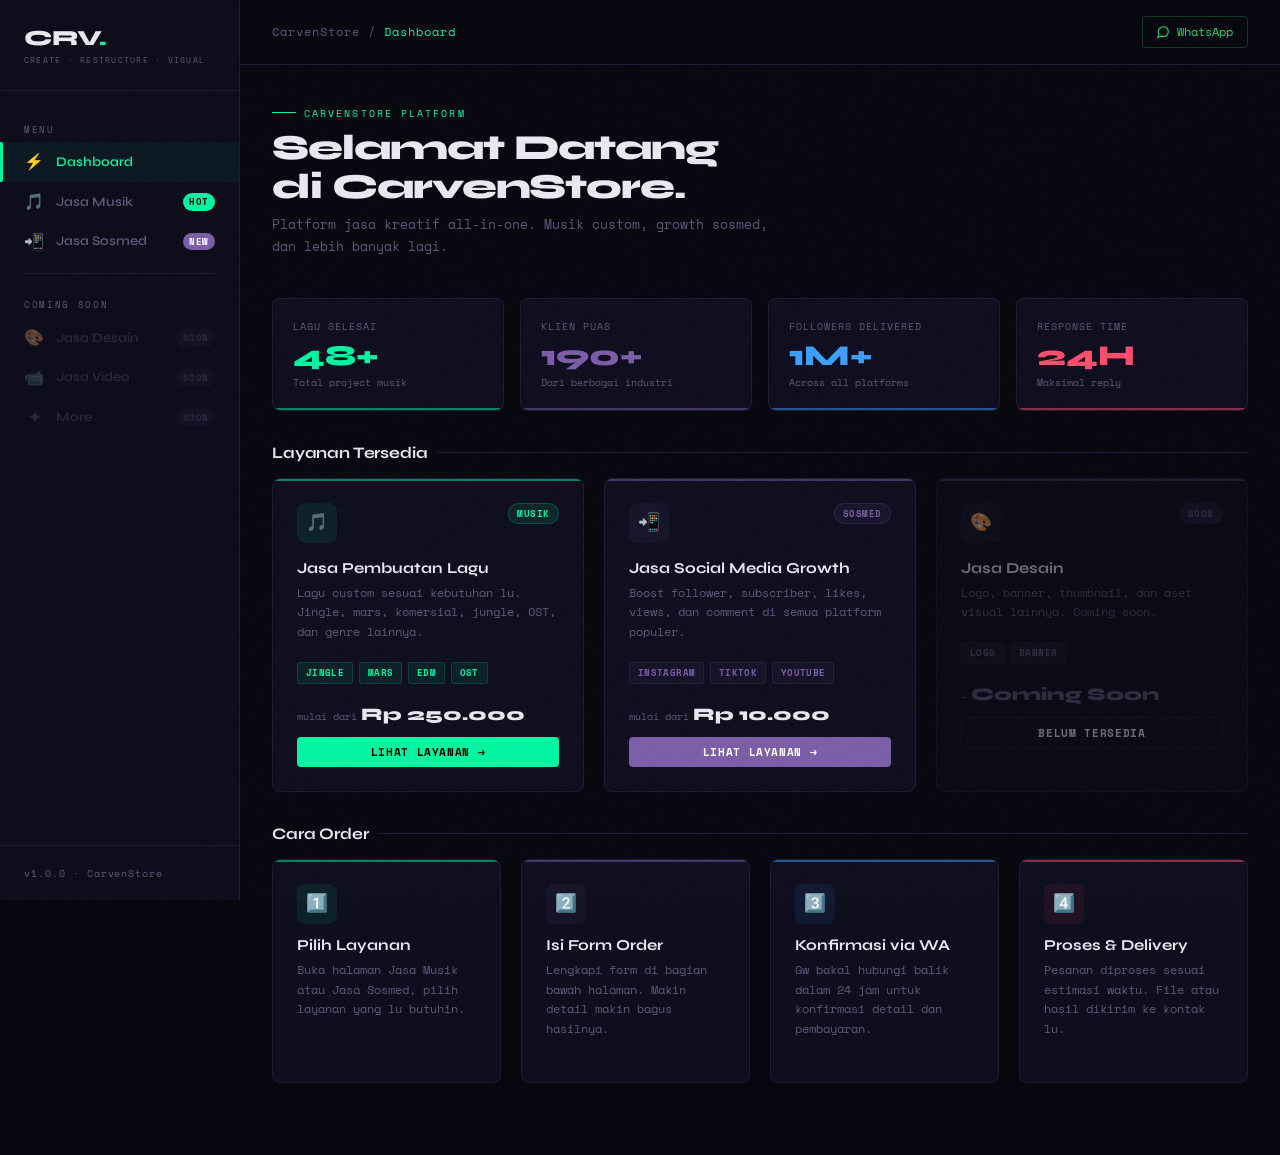
<file: index.html>
<!DOCTYPE html>
<html lang="id">
<head>
<meta charset="UTF-8">
<meta name="viewport" content="width=device-width, initial-scale=1.0">
<title>CarvenStore — Dashboard</title>
<link rel="preconnect" href="https://fonts.googleapis.com">
<link href="https://fonts.googleapis.com/css2?family=Syne:wght@400;700;800&family=Space+Mono:wght@400;700&display=swap" rel="stylesheet">
<link rel="stylesheet" href="style.css">
</head>
<body>
<div class="noise" aria-hidden="true"></div>
<div class="sidebar-overlay" id="sidebarOverlay"></div>

<div class="app">

  <!-- SIDEBAR -->
  <aside class="sidebar" id="sidebar">
    <div class="sidebar-logo">
      <div class="brand">CRV<span>.</span></div>
      <span class="tagline">CREATE · RESTRUCTURE · VISUAL</span>
    </div>

    <nav class="sidebar-nav">
      <div class="nav-section-label">Menu</div>

      <a href="index.html" class="nav-item active">
        <span class="nav-icon">⚡</span> Dashboard
      </a>
      <a href="music.html" class="nav-item">
        <span class="nav-icon">🎵</span> Jasa Musik
        <span class="nav-badge">HOT</span>
      </a>
      <a href="social.html" class="nav-item">
        <span class="nav-icon">📲</span> Jasa Sosmed
        <span class="nav-badge purple">NEW</span>
      </a>

      <div class="nav-divider"></div>
      <div class="nav-section-label">Coming Soon</div>

      <!-- SLOT PAGE 4 -->
      <a class="nav-item coming">
        <span class="nav-icon">🎨</span> Jasa Desain
        <span class="nav-badge">SOON</span>
      </a>

      <!-- SLOT PAGE 5 -->
      <a class="nav-item coming">
        <span class="nav-icon">📹</span> Jasa Video
        <span class="nav-badge">SOON</span>
      </a>

      <!-- SLOT PAGE 6 — tambah sendiri -->
      <a class="nav-item coming">
        <span class="nav-icon">✦</span> More
        <span class="nav-badge">SOON</span>
      </a>
    </nav>

    <div class="sidebar-footer">
      <div class="version">v1.0.0 · CarvenStore</div>
    </div>
  </aside>

  <!-- MAIN -->
  <div class="main">
    <header class="topbar">
      <div style="display:flex;align-items:center;gap:.75rem">
        <button class="burger" id="burger">&#9776;</button>
        <div class="topbar-title">CarvenStore / <span>Dashboard</span></div>
      </div>
      <div class="topbar-actions">
        <a href="https://wa.me/62XXXXXXXXXXXX" class="topbar-wa" target="_blank" rel="noopener">
          <svg width="14" height="14" viewBox="0 0 24 24" fill="none" stroke="currentColor" stroke-width="2"><path d="M21 11.5a8.38 8.38 0 0 1-.9 3.8 8.5 8.5 0 0 1-7.6 4.7 8.38 8.38 0 0 1-3.8-.9L3 21l1.9-5.7a8.38 8.38 0 0 1-.9-3.8 8.5 8.5 0 0 1 4.7-7.6 8.38 8.38 0 0 1 3.8-.9h.5a8.48 8.48 0 0 1 8 8v.5z"/></svg>
          WhatsApp
        </a>
      </div>
    </header>

    <div class="page-content">

      <!-- Page Header -->
      <div class="page-header reveal">
        <div class="eyebrow">CARVENSTORE PLATFORM</div>
        <h1>Selamat Datang<br>di CarvenStore.</h1>
        <p>Platform jasa kreatif all-in-one. Musik custom, growth sosmed, dan lebih banyak lagi.</p>
      </div>

      <!-- Stats Row -->
      <div class="stats-row">
        <div class="stat-card reveal" style="--accent:var(--neon)">
          <div class="s-label">LAGU SELESAI</div>
          <div class="s-num" data-target="50" data-suffix="+">0</div>
          <div class="s-sub">Total project musik</div>
        </div>
        <div class="stat-card reveal" style="--accent:var(--neon2)">
          <div class="s-label">KLIEN PUAS</div>
          <div class="s-num" data-target="200" data-suffix="+">0</div>
          <div class="s-sub">Dari berbagai industri</div>
        </div>
        <div class="stat-card reveal" style="--accent:var(--neon4)">
          <div class="s-label">FOLLOWERS DELIVERED</div>
          <div class="s-num" data-target="1" data-suffix="M+" data-decimals="0">0</div>
          <div class="s-sub">Across all platforms</div>
        </div>
        <div class="stat-card reveal" style="--accent:var(--neon3)">
          <div class="s-label">RESPONSE TIME</div>
          <div class="s-num" data-static="true">24H</div>
          <div class="s-sub">Maksimal reply</div>
        </div>
      </div>

      <!-- Quick Access -->
      <div class="sec-title reveal">Layanan Tersedia</div>
      <div class="cards-grid">

        <a href="music.html" class="card reveal" style="--accent:var(--neon)">
          <div class="card-head">
            <div class="card-icon-wrap" style="background:rgba(0,245,160,.08)">🎵</div>
            <span class="card-badge green">MUSIK</span>
          </div>
          <h3>Jasa Pembuatan Lagu</h3>
          <p>Lagu custom sesuai kebutuhan lu. Jingle, mars, komersial, jungle, OST, dan genre lainnya.</p>
          <div class="card-tags">
            <span class="ctag g">JINGLE</span>
            <span class="ctag g">MARS</span>
            <span class="ctag g">EDM</span>
            <span class="ctag g">OST</span>
          </div>
          <div class="card-price"><span class="from">mulai dari</span>Rp 250.000</div>
          <button class="btn btn-neon btn-full btn-sm">LIHAT LAYANAN →</button>
        </a>

        <a href="social.html" class="card reveal" style="--accent:var(--neon2)">
          <div class="card-head">
            <div class="card-icon-wrap" style="background:rgba(123,94,167,.08)">📲</div>
            <span class="card-badge purple">SOSMED</span>
          </div>
          <h3>Jasa Social Media Growth</h3>
          <p>Boost follower, subscriber, likes, views, dan comment di semua platform populer.</p>
          <div class="card-tags">
            <span class="ctag p">INSTAGRAM</span>
            <span class="ctag p">TIKTOK</span>
            <span class="ctag p">YOUTUBE</span>
          </div>
          <div class="card-price"><span class="from">mulai dari</span>Rp 10.000</div>
          <button class="btn btn-purple btn-full btn-sm">LIHAT LAYANAN →</button>
        </a>

        <!-- Slot page 4 — coming soon -->
        <div class="card reveal" style="--accent:var(--muted);opacity:.45;pointer-events:none">
          <div class="card-head">
            <div class="card-icon-wrap" style="background:rgba(255,255,255,.04)">🎨</div>
            <span class="card-badge" style="background:var(--border);color:var(--muted);border:1px solid var(--border)">SOON</span>
          </div>
          <h3>Jasa Desain</h3>
          <p>Logo, banner, thumbnail, dan aset visual lainnya. Coming soon.</p>
          <div class="card-tags">
            <span class="ctag" style="background:rgba(255,255,255,.04);color:var(--muted);border:1px solid var(--border)">LOGO</span>
            <span class="ctag" style="background:rgba(255,255,255,.04);color:var(--muted);border:1px solid var(--border)">BANNER</span>
          </div>
          <div class="card-price" style="color:var(--muted)"><span class="from">–</span>Coming Soon</div>
          <button class="btn btn-ghost btn-full btn-sm" disabled>BELUM TERSEDIA</button>
        </div>

      </div>

      <!-- How to Order -->
      <div class="sec-title reveal">Cara Order</div>
      <div class="cards-grid" style="grid-template-columns:repeat(auto-fill,minmax(220px,1fr))">
        <div class="card reveal" style="--accent:var(--neon)">
          <div class="card-icon-wrap" style="margin-bottom:.75rem;background:rgba(0,245,160,.08)">1️⃣</div>
          <h3>Pilih Layanan</h3>
          <p>Buka halaman Jasa Musik atau Jasa Sosmed, pilih layanan yang lu butuhin.</p>
        </div>
        <div class="card reveal" style="--accent:var(--neon2)">
          <div class="card-icon-wrap" style="margin-bottom:.75rem;background:rgba(123,94,167,.08)">2️⃣</div>
          <h3>Isi Form Order</h3>
          <p>Lengkapi form di bagian bawah halaman. Makin detail makin bagus hasilnya.</p>
        </div>
        <div class="card reveal" style="--accent:var(--neon4)">
          <div class="card-icon-wrap" style="margin-bottom:.75rem;background:rgba(61,158,255,.08)">3️⃣</div>
          <h3>Konfirmasi via WA</h3>
          <p>Gw bakal hubungi balik dalam 24 jam untuk konfirmasi detail dan pembayaran.</p>
        </div>
        <div class="card reveal" style="--accent:var(--neon3)">
          <div class="card-icon-wrap" style="margin-bottom:.75rem;background:rgba(255,77,109,.08)">4️⃣</div>
          <h3>Proses & Delivery</h3>
          <p>Pesanan diproses sesuai estimasi waktu. File atau hasil dikirim ke kontak lu.</p>
        </div>
      </div>

    </div><!-- end page-content -->
  </div><!-- end main -->
</div><!-- end app -->

<script src="main.js"></script>
</body>
</html>
</file>
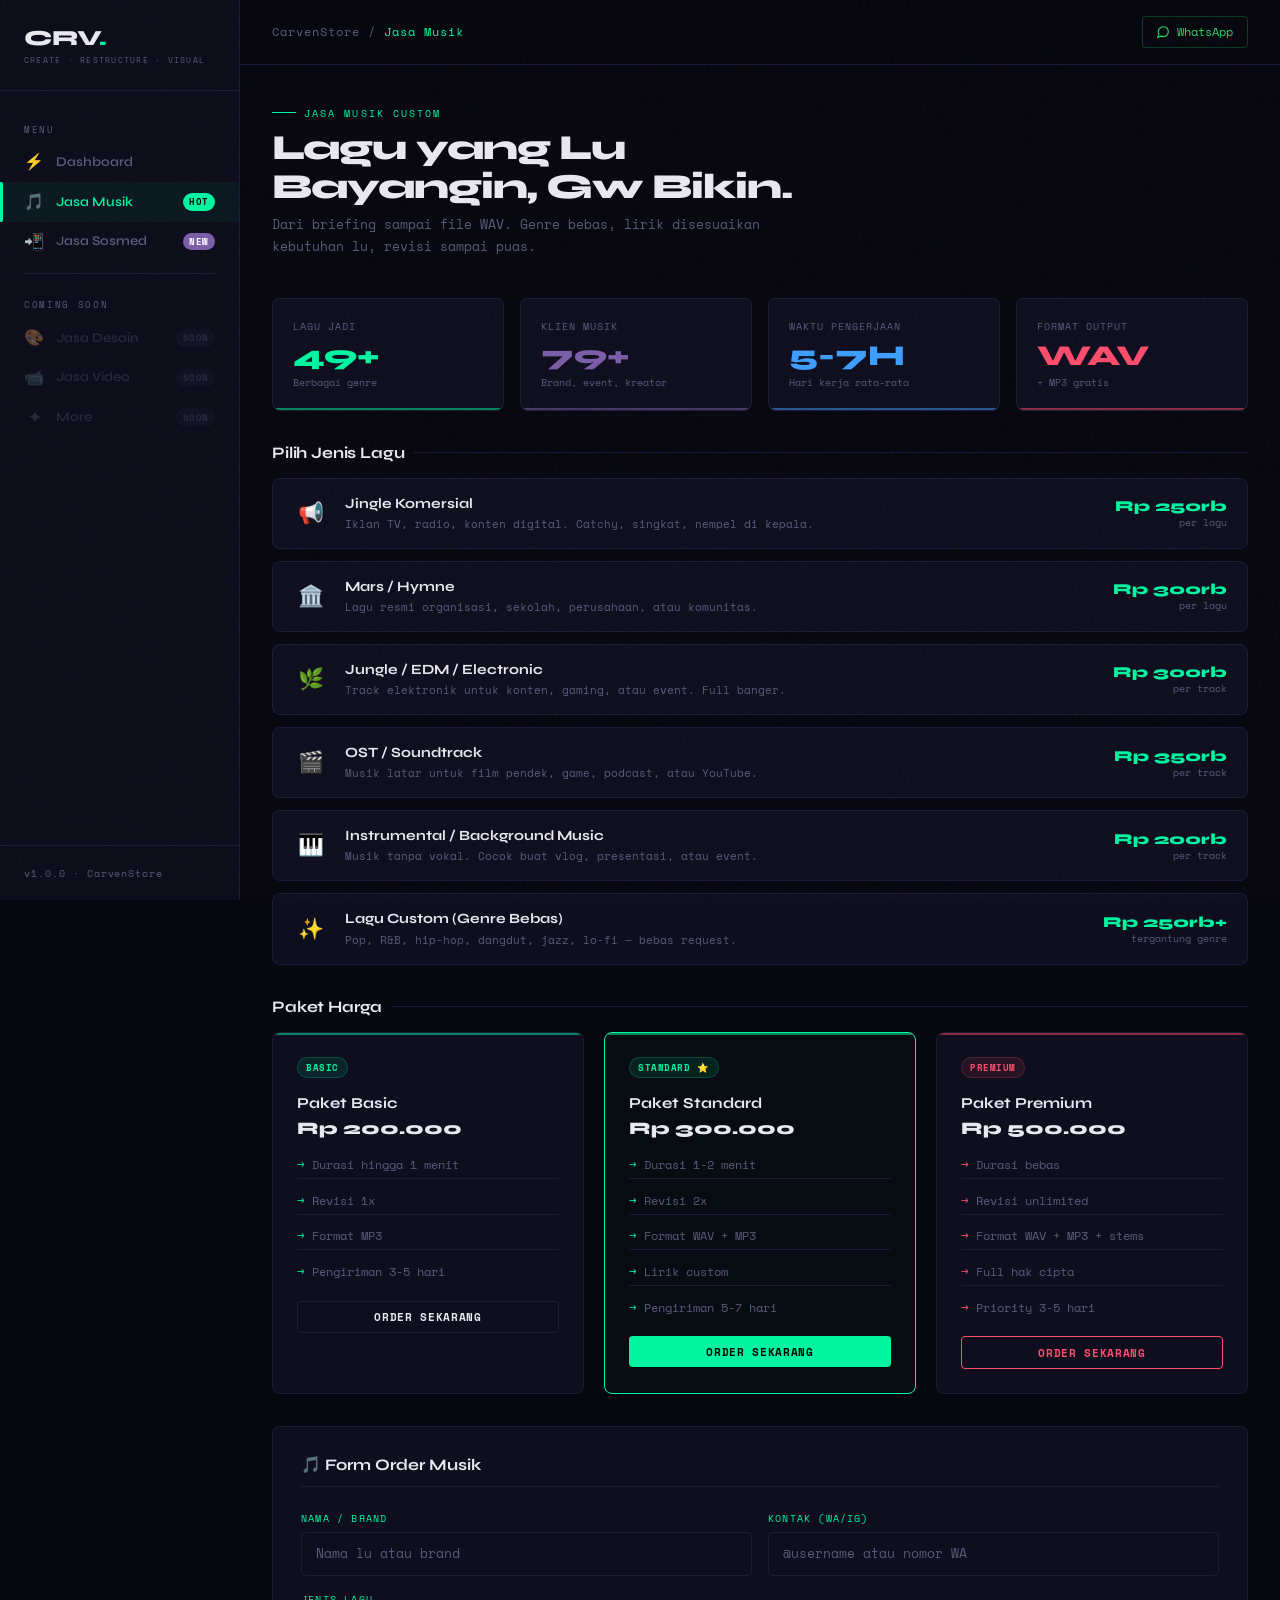
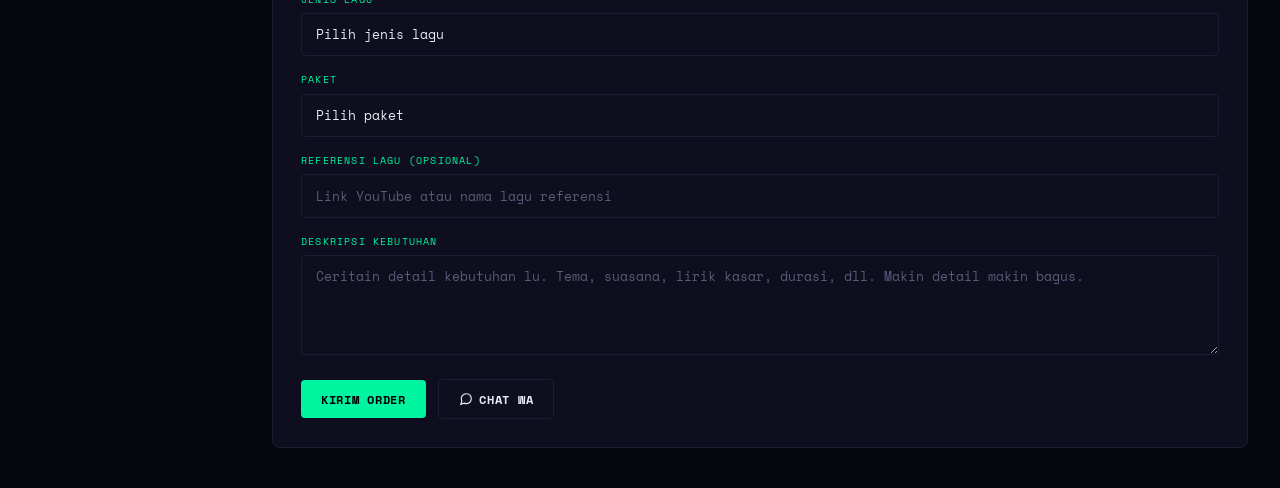
<file: music.html>
<!DOCTYPE html>
<html lang="id">
<head>
<meta charset="UTF-8">
<meta name="viewport" content="width=device-width, initial-scale=1.0">
<title>CarvenStore — Jasa Musik</title>
<link rel="preconnect" href="https://fonts.googleapis.com">
<link href="https://fonts.googleapis.com/css2?family=Syne:wght@400;700;800&family=Space+Mono:wght@400;700&display=swap" rel="stylesheet">
<link rel="stylesheet" href="style.css">
</head>
<body>
<div class="noise" aria-hidden="true"></div>
<div class="sidebar-overlay" id="sidebarOverlay"></div>

<div class="app">

  <!-- SIDEBAR -->
  <aside class="sidebar" id="sidebar">
    <div class="sidebar-logo">
      <div class="brand">CRV<span>.</span></div>
      <span class="tagline">CREATE · RESTRUCTURE · VISUAL</span>
    </div>
    <nav class="sidebar-nav">
      <div class="nav-section-label">Menu</div>
      <a href="index.html" class="nav-item">
        <span class="nav-icon">⚡</span> Dashboard
      </a>
      <a href="music.html" class="nav-item active">
        <span class="nav-icon">🎵</span> Jasa Musik
        <span class="nav-badge">HOT</span>
      </a>
      <a href="social.html" class="nav-item">
        <span class="nav-icon">📲</span> Jasa Sosmed
        <span class="nav-badge purple">NEW</span>
      </a>
      <div class="nav-divider"></div>
      <div class="nav-section-label">Coming Soon</div>
      <a class="nav-item coming">
        <span class="nav-icon">🎨</span> Jasa Desain
        <span class="nav-badge">SOON</span>
      </a>
      <a class="nav-item coming">
        <span class="nav-icon">📹</span> Jasa Video
        <span class="nav-badge">SOON</span>
      </a>
      <a class="nav-item coming">
        <span class="nav-icon">✦</span> More
        <span class="nav-badge">SOON</span>
      </a>
    </nav>
    <div class="sidebar-footer">
      <div class="version">v1.0.0 · CarvenStore</div>
    </div>
  </aside>

  <!-- MAIN -->
  <div class="main">
    <header class="topbar">
      <div style="display:flex;align-items:center;gap:.75rem">
        <button class="burger" id="burger">&#9776;</button>
        <div class="topbar-title">CarvenStore / <span>Jasa Musik</span></div>
      </div>
      <div class="topbar-actions">
        <a href="https://wa.me/62XXXXXXXXXXXX" class="topbar-wa" target="_blank" rel="noopener">
          <svg width="14" height="14" viewBox="0 0 24 24" fill="none" stroke="currentColor" stroke-width="2"><path d="M21 11.5a8.38 8.38 0 0 1-.9 3.8 8.5 8.5 0 0 1-7.6 4.7 8.38 8.38 0 0 1-3.8-.9L3 21l1.9-5.7a8.38 8.38 0 0 1-.9-3.8 8.5 8.5 0 0 1 4.7-7.6 8.38 8.38 0 0 1 3.8-.9h.5a8.48 8.48 0 0 1 8 8v.5z"/></svg>
          WhatsApp
        </a>
      </div>
    </header>

    <div class="page-content">

      <div class="page-header reveal">
        <div class="eyebrow">JASA MUSIK CUSTOM</div>
        <h1>Lagu yang Lu<br>Bayangin, Gw Bikin.</h1>
        <p>Dari briefing sampai file WAV. Genre bebas, lirik disesuaikan kebutuhan lu, revisi sampai puas.</p>
      </div>

      <!-- Stats -->
      <div class="stats-row">
        <div class="stat-card reveal" style="--accent:var(--neon)">
          <div class="s-label">LAGU JADI</div>
          <div class="s-num" data-target="50" data-suffix="+">0</div>
          <div class="s-sub">Berbagai genre</div>
        </div>
        <div class="stat-card reveal" style="--accent:var(--neon2)">
          <div class="s-label">KLIEN MUSIK</div>
          <div class="s-num" data-target="80" data-suffix="+">0</div>
          <div class="s-sub">Brand, event, kreator</div>
        </div>
        <div class="stat-card reveal" style="--accent:var(--neon4)">
          <div class="s-label">WAKTU PENGERJAAN</div>
          <div class="s-num" data-static="true">5-7H</div>
          <div class="s-sub">Hari kerja rata-rata</div>
        </div>
        <div class="stat-card reveal" style="--accent:var(--neon3)">
          <div class="s-label">FORMAT OUTPUT</div>
          <div class="s-num" data-static="true">WAV</div>
          <div class="s-sub">+ MP3 gratis</div>
        </div>
      </div>

      <!-- Service List -->
      <div class="sec-title reveal">Pilih Jenis Lagu</div>
      <div class="service-list">

        <div class="service-item reveal" data-service="jingle">
          <div class="si-icon">📢</div>
          <div class="si-info">
            <div class="si-name">Jingle Komersial</div>
            <div class="si-desc">Iklan TV, radio, konten digital. Catchy, singkat, nempel di kepala.</div>
          </div>
          <div class="si-price">Rp 250rb<small>per lagu</small></div>
        </div>

        <div class="service-item reveal" data-service="mars">
          <div class="si-icon">🏛️</div>
          <div class="si-info">
            <div class="si-name">Mars / Hymne</div>
            <div class="si-desc">Lagu resmi organisasi, sekolah, perusahaan, atau komunitas.</div>
          </div>
          <div class="si-price">Rp 300rb<small>per lagu</small></div>
        </div>

        <div class="service-item reveal" data-service="jungle">
          <div class="si-icon">🌿</div>
          <div class="si-info">
            <div class="si-name">Jungle / EDM / Electronic</div>
            <div class="si-desc">Track elektronik untuk konten, gaming, atau event. Full banger.</div>
          </div>
          <div class="si-price">Rp 300rb<small>per track</small></div>
        </div>

        <div class="service-item reveal" data-service="ost">
          <div class="si-icon">🎬</div>
          <div class="si-info">
            <div class="si-name">OST / Soundtrack</div>
            <div class="si-desc">Musik latar untuk film pendek, game, podcast, atau YouTube.</div>
          </div>
          <div class="si-price">Rp 350rb<small>per track</small></div>
        </div>

        <div class="service-item reveal" data-service="instrumental">
          <div class="si-icon">🎹</div>
          <div class="si-info">
            <div class="si-name">Instrumental / Background Music</div>
            <div class="si-desc">Musik tanpa vokal. Cocok buat vlog, presentasi, atau event.</div>
          </div>
          <div class="si-price">Rp 200rb<small>per track</small></div>
        </div>

        <div class="service-item reveal" data-service="custom">
          <div class="si-icon">✨</div>
          <div class="si-info">
            <div class="si-name">Lagu Custom (Genre Bebas)</div>
            <div class="si-desc">Pop, R&B, hip-hop, dangdut, jazz, lo-fi — bebas request.</div>
          </div>
          <div class="si-price">Rp 250rb+<small>tergantung genre</small></div>
        </div>

      </div>

      <!-- Pricing Packages -->
      <div class="sec-title reveal">Paket Harga</div>
      <div class="cards-grid reveal">

        <div class="card" style="--accent:var(--neon)">
          <div class="card-head">
            <span class="card-badge green">BASIC</span>
          </div>
          <h3>Paket Basic</h3>
          <div class="card-price">Rp 200.000</div>
          <div class="service-list" style="margin:0 0 1rem;gap:.5rem">
            <div style="font-family:var(--fmono);font-size:.74rem;color:var(--muted);display:flex;gap:.5rem;padding:.3rem 0;border-bottom:1px solid var(--border)"><span style="color:var(--neon)">→</span> Durasi hingga 1 menit</div>
            <div style="font-family:var(--fmono);font-size:.74rem;color:var(--muted);display:flex;gap:.5rem;padding:.3rem 0;border-bottom:1px solid var(--border)"><span style="color:var(--neon)">→</span> Revisi 1x</div>
            <div style="font-family:var(--fmono);font-size:.74rem;color:var(--muted);display:flex;gap:.5rem;padding:.3rem 0;border-bottom:1px solid var(--border)"><span style="color:var(--neon)">→</span> Format MP3</div>
            <div style="font-family:var(--fmono);font-size:.74rem;color:var(--muted);display:flex;gap:.5rem;padding:.3rem 0"><span style="color:var(--neon)">→</span> Pengiriman 3-5 hari</div>
          </div>
          <button class="btn btn-ghost btn-full btn-sm" onclick="document.getElementById('order-panel').scrollIntoView({behavior:'smooth'})">ORDER SEKARANG</button>
        </div>

        <div class="card" style="--accent:var(--neon);border-color:var(--neon);background:rgba(0,245,160,.02)">
          <div class="card-head">
            <span class="card-badge green">STANDARD ⭐</span>
          </div>
          <h3>Paket Standard</h3>
          <div class="card-price">Rp 300.000</div>
          <div class="service-list" style="margin:0 0 1rem;gap:.5rem">
            <div style="font-family:var(--fmono);font-size:.74rem;color:var(--muted);display:flex;gap:.5rem;padding:.3rem 0;border-bottom:1px solid var(--border)"><span style="color:var(--neon)">→</span> Durasi 1-2 menit</div>
            <div style="font-family:var(--fmono);font-size:.74rem;color:var(--muted);display:flex;gap:.5rem;padding:.3rem 0;border-bottom:1px solid var(--border)"><span style="color:var(--neon)">→</span> Revisi 2x</div>
            <div style="font-family:var(--fmono);font-size:.74rem;color:var(--muted);display:flex;gap:.5rem;padding:.3rem 0;border-bottom:1px solid var(--border)"><span style="color:var(--neon)">→</span> Format WAV + MP3</div>
            <div style="font-family:var(--fmono);font-size:.74rem;color:var(--muted);display:flex;gap:.5rem;padding:.3rem 0;border-bottom:1px solid var(--border)"><span style="color:var(--neon)">→</span> Lirik custom</div>
            <div style="font-family:var(--fmono);font-size:.74rem;color:var(--muted);display:flex;gap:.5rem;padding:.3rem 0"><span style="color:var(--neon)">→</span> Pengiriman 5-7 hari</div>
          </div>
          <button class="btn btn-neon btn-full btn-sm" onclick="document.getElementById('order-panel').scrollIntoView({behavior:'smooth'})">ORDER SEKARANG</button>
        </div>

        <div class="card" style="--accent:var(--neon3)">
          <div class="card-head">
            <span class="card-badge red">PREMIUM</span>
          </div>
          <h3>Paket Premium</h3>
          <div class="card-price">Rp 500.000</div>
          <div class="service-list" style="margin:0 0 1rem;gap:.5rem">
            <div style="font-family:var(--fmono);font-size:.74rem;color:var(--muted);display:flex;gap:.5rem;padding:.3rem 0;border-bottom:1px solid var(--border)"><span style="color:var(--neon3)">→</span> Durasi bebas</div>
            <div style="font-family:var(--fmono);font-size:.74rem;color:var(--muted);display:flex;gap:.5rem;padding:.3rem 0;border-bottom:1px solid var(--border)"><span style="color:var(--neon3)">→</span> Revisi unlimited</div>
            <div style="font-family:var(--fmono);font-size:.74rem;color:var(--muted);display:flex;gap:.5rem;padding:.3rem 0;border-bottom:1px solid var(--border)"><span style="color:var(--neon3)">→</span> Format WAV + MP3 + stems</div>
            <div style="font-family:var(--fmono);font-size:.74rem;color:var(--muted);display:flex;gap:.5rem;padding:.3rem 0;border-bottom:1px solid var(--border)"><span style="color:var(--neon3)">→</span> Full hak cipta</div>
            <div style="font-family:var(--fmono);font-size:.74rem;color:var(--muted);display:flex;gap:.5rem;padding:.3rem 0"><span style="color:var(--neon3)">→</span> Priority 3-5 hari</div>
          </div>
          <button class="btn btn-ghost btn-full btn-sm" style="border-color:var(--neon3);color:var(--neon3)" onclick="document.getElementById('order-panel').scrollIntoView({behavior:'smooth'})">ORDER SEKARANG</button>
        </div>

      </div>

      <!-- Order Form -->
      <div class="order-panel reveal" id="order-panel">
        <div class="order-panel-title">🎵 Form Order Musik</div>
        <form class="crv-form" id="musicForm">
          <div class="form-grid">
            <div class="fg">
              <label for="f-name">NAMA / BRAND</label>
              <input type="text" id="f-name" placeholder="Nama lu atau brand" data-required>
              <span class="ferr" id="err-f-name">Wajib diisi.</span>
            </div>
            <div class="fg">
              <label for="f-contact">KONTAK (WA/IG)</label>
              <input type="text" id="f-contact" placeholder="@username atau nomor WA" data-required>
              <span class="ferr" id="err-f-contact">Wajib diisi.</span>
            </div>
            <div class="fg full">
              <label for="f-service">JENIS LAGU</label>
              <select id="f-service" data-required>
                <option value="">Pilih jenis lagu</option>
                <option value="jingle">Jingle Komersial — Rp 250rb</option>
                <option value="mars">Mars / Hymne — Rp 300rb</option>
                <option value="jungle">Jungle / EDM — Rp 300rb</option>
                <option value="ost">OST / Soundtrack — Rp 350rb</option>
                <option value="instrumental">Instrumental — Rp 200rb</option>
                <option value="custom">Lagu Custom Genre Bebas — Rp 250rb+</option>
              </select>
              <span class="ferr" id="err-f-service">Pilih dulu jenis lagunya.</span>
            </div>
            <div class="fg full">
              <label for="f-paket">PAKET</label>
              <select id="f-paket">
                <option value="">Pilih paket</option>
                <option value="basic">Basic — Rp 200rb</option>
                <option value="standard">Standard — Rp 300rb</option>
                <option value="premium">Premium — Rp 500rb</option>
                <option value="diskusi">Diskusi dulu</option>
              </select>
            </div>
            <div class="fg full">
              <label for="f-ref">REFERENSI LAGU (OPSIONAL)</label>
              <input type="text" id="f-ref" placeholder="Link YouTube atau nama lagu referensi">
            </div>
            <div class="fg full">
              <label for="f-desc">DESKRIPSI KEBUTUHAN</label>
              <textarea id="f-desc" placeholder="Ceritain detail kebutuhan lu. Tema, suasana, lirik kasar, durasi, dll. Makin detail makin bagus." data-required></textarea>
              <span class="ferr" id="err-f-desc">Tolong isi deskripsi kebutuhan lu.</span>
            </div>
          </div>
          <div style="display:flex;gap:.75rem;flex-wrap:wrap;align-items:center">
            <button type="submit" class="btn btn-neon" data-label="KIRIM ORDER">KIRIM ORDER</button>
            <a href="https://wa.me/62XXXXXXXXXXXX" class="btn btn-ghost" target="_blank" rel="noopener">
              <svg width="14" height="14" viewBox="0 0 24 24" fill="none" stroke="currentColor" stroke-width="2"><path d="M21 11.5a8.38 8.38 0 0 1-.9 3.8 8.5 8.5 0 0 1-7.6 4.7 8.38 8.38 0 0 1-3.8-.9L3 21l1.9-5.7a8.38 8.38 0 0 1-.9-3.8 8.5 8.5 0 0 1 4.7-7.6 8.38 8.38 0 0 1 3.8-.9h.5a8.48 8.48 0 0 1 8 8v.5z"/></svg>
              CHAT WA
            </a>
          </div>
          <div class="success-banner" id="successMsg">Order masuk! Gw bakal kabarin lu dalam 24 jam. 🔥</div>
        </form>
      </div>

    </div>
  </div>
</div>

<script src="main.js"></script>
</body>
</html>
</file>
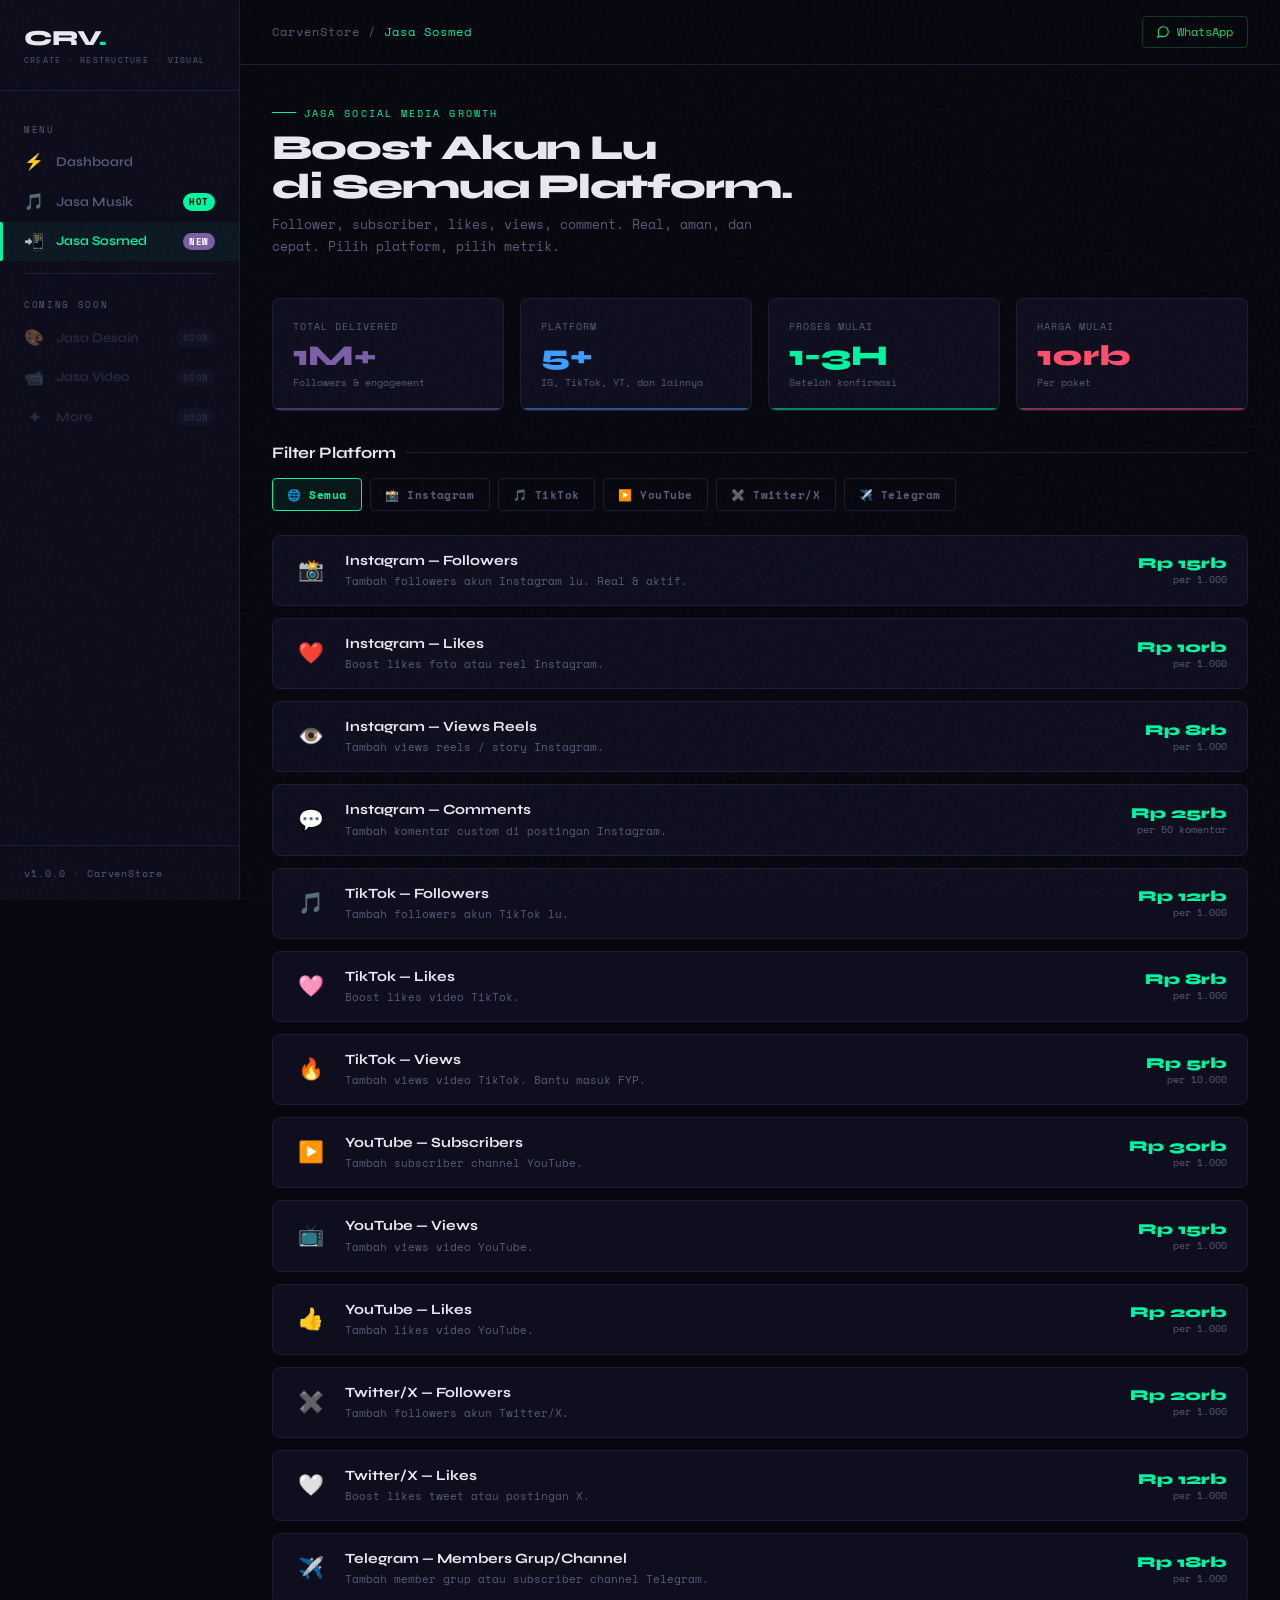
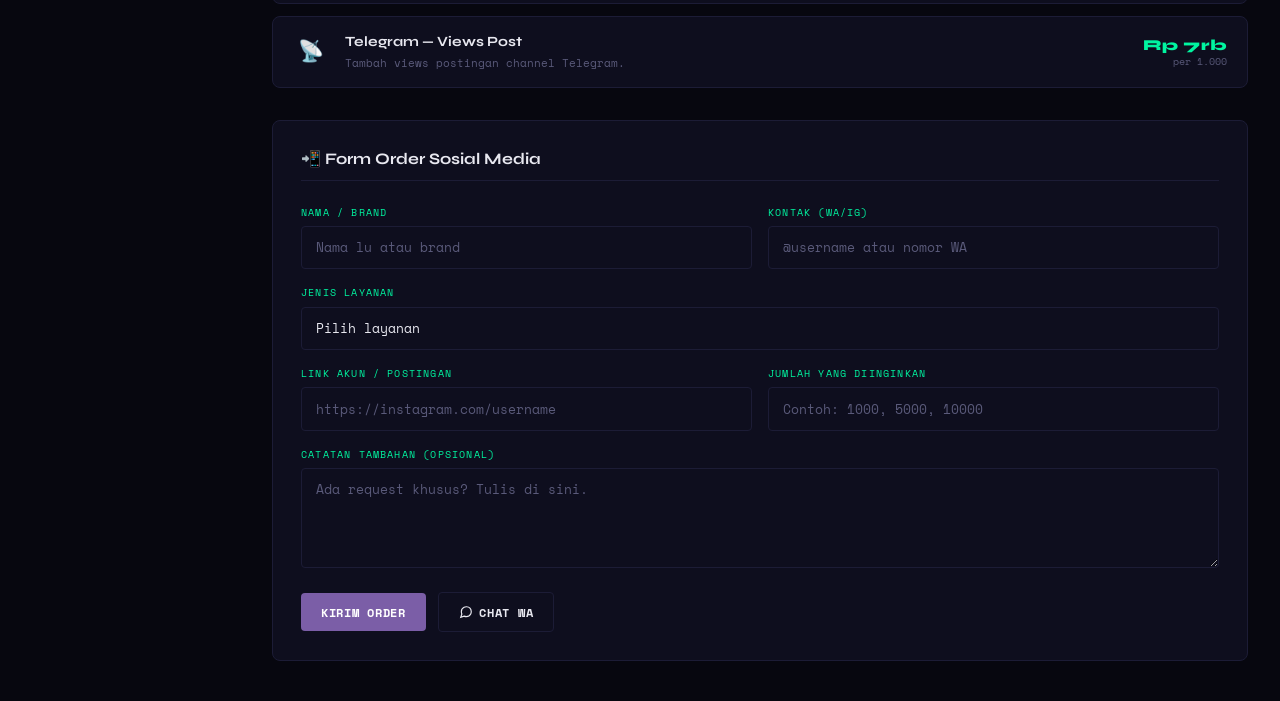
<file: social.html>
<!DOCTYPE html>
<html lang="id">
<head>
<meta charset="UTF-8">
<meta name="viewport" content="width=device-width, initial-scale=1.0">
<title>CarvenStore — Jasa Sosial Media</title>
<link rel="preconnect" href="https://fonts.googleapis.com">
<link href="https://fonts.googleapis.com/css2?family=Syne:wght@400;700;800&family=Space+Mono:wght@400;700&display=swap" rel="stylesheet">
<link rel="stylesheet" href="style.css">
</head>
<body>
<div class="noise" aria-hidden="true"></div>
<div class="sidebar-overlay" id="sidebarOverlay"></div>

<div class="app">

  <!-- SIDEBAR -->
  <aside class="sidebar" id="sidebar">
    <div class="sidebar-logo">
      <div class="brand">CRV<span>.</span></div>
      <span class="tagline">CREATE · RESTRUCTURE · VISUAL</span>
    </div>
    <nav class="sidebar-nav">
      <div class="nav-section-label">Menu</div>
      <a href="index.html" class="nav-item">
        <span class="nav-icon">⚡</span> Dashboard
      </a>
      <a href="music.html" class="nav-item">
        <span class="nav-icon">🎵</span> Jasa Musik
        <span class="nav-badge">HOT</span>
      </a>
      <a href="social.html" class="nav-item active">
        <span class="nav-icon">📲</span> Jasa Sosmed
        <span class="nav-badge purple">NEW</span>
      </a>
      <div class="nav-divider"></div>
      <div class="nav-section-label">Coming Soon</div>
      <a class="nav-item coming">
        <span class="nav-icon">🎨</span> Jasa Desain
        <span class="nav-badge">SOON</span>
      </a>
      <a class="nav-item coming">
        <span class="nav-icon">📹</span> Jasa Video
        <span class="nav-badge">SOON</span>
      </a>
      <a class="nav-item coming">
        <span class="nav-icon">✦</span> More
        <span class="nav-badge">SOON</span>
      </a>
    </nav>
    <div class="sidebar-footer">
      <div class="version">v1.0.0 · CarvenStore</div>
    </div>
  </aside>

  <!-- MAIN -->
  <div class="main">
    <header class="topbar">
      <div style="display:flex;align-items:center;gap:.75rem">
        <button class="burger" id="burger">&#9776;</button>
        <div class="topbar-title">CarvenStore / <span>Jasa Sosmed</span></div>
      </div>
      <div class="topbar-actions">
        <a href="https://wa.me/62XXXXXXXXXXXX" class="topbar-wa" target="_blank" rel="noopener">
          <svg width="14" height="14" viewBox="0 0 24 24" fill="none" stroke="currentColor" stroke-width="2"><path d="M21 11.5a8.38 8.38 0 0 1-.9 3.8 8.5 8.5 0 0 1-7.6 4.7 8.38 8.38 0 0 1-3.8-.9L3 21l1.9-5.7a8.38 8.38 0 0 1-.9-3.8 8.5 8.5 0 0 1 4.7-7.6 8.38 8.38 0 0 1 3.8-.9h.5a8.48 8.48 0 0 1 8 8v.5z"/></svg>
          WhatsApp
        </a>
      </div>
    </header>

    <div class="page-content">

      <div class="page-header reveal">
        <div class="eyebrow">JASA SOCIAL MEDIA GROWTH</div>
        <h1>Boost Akun Lu<br>di Semua Platform.</h1>
        <p>Follower, subscriber, likes, views, comment. Real, aman, dan cepat. Pilih platform, pilih metrik.</p>
      </div>

      <!-- Stats -->
      <div class="stats-row">
        <div class="stat-card reveal" style="--accent:var(--neon2)">
          <div class="s-label">TOTAL DELIVERED</div>
          <div class="s-num" data-target="1" data-suffix="M+">0</div>
          <div class="s-sub">Followers & engagement</div>
        </div>
        <div class="stat-card reveal" style="--accent:var(--neon4)">
          <div class="s-label">PLATFORM</div>
          <div class="s-num" data-static="true">5+</div>
          <div class="s-sub">IG, TikTok, YT, dan lainnya</div>
        </div>
        <div class="stat-card reveal" style="--accent:var(--neon)">
          <div class="s-label">PROSES MULAI</div>
          <div class="s-num" data-static="true">1-3H</div>
          <div class="s-sub">Setelah konfirmasi</div>
        </div>
        <div class="stat-card reveal" style="--accent:var(--neon3)">
          <div class="s-label">HARGA MULAI</div>
          <div class="s-num" data-static="true">10rb</div>
          <div class="s-sub">Per paket</div>
        </div>
      </div>

      <!-- Platform Filter -->
      <div class="sec-title reveal">Filter Platform</div>
      <div class="platform-filter reveal">
        <button class="pf-btn active" data-filter="all">🌐 Semua</button>
        <button class="pf-btn" data-filter="instagram">📸 Instagram</button>
        <button class="pf-btn" data-filter="tiktok">🎵 TikTok</button>
        <button class="pf-btn" data-filter="youtube">▶️ YouTube</button>
        <button class="pf-btn" data-filter="twitter">✖️ Twitter/X</button>
        <button class="pf-btn" data-filter="telegram">✈️ Telegram</button>
      </div>

      <!-- Service Items -->
      <div class="service-list">

        <!-- INSTAGRAM -->
        <div class="service-item reveal" data-platform="instagram" data-service="ig-followers">
          <div class="si-icon">📸</div>
          <div class="si-info">
            <div class="si-name">Instagram — Followers</div>
            <div class="si-desc">Tambah followers akun Instagram lu. Real & aktif.</div>
          </div>
          <div class="si-price">Rp 15rb<small>per 1.000</small></div>
        </div>

        <div class="service-item reveal" data-platform="instagram" data-service="ig-likes">
          <div class="si-icon">❤️</div>
          <div class="si-info">
            <div class="si-name">Instagram — Likes</div>
            <div class="si-desc">Boost likes foto atau reel Instagram.</div>
          </div>
          <div class="si-price">Rp 10rb<small>per 1.000</small></div>
        </div>

        <div class="service-item reveal" data-platform="instagram" data-service="ig-views">
          <div class="si-icon">👁️</div>
          <div class="si-info">
            <div class="si-name">Instagram — Views Reels</div>
            <div class="si-desc">Tambah views reels / story Instagram.</div>
          </div>
          <div class="si-price">Rp 8rb<small>per 1.000</small></div>
        </div>

        <div class="service-item reveal" data-platform="instagram" data-service="ig-comments">
          <div class="si-icon">💬</div>
          <div class="si-info">
            <div class="si-name">Instagram — Comments</div>
            <div class="si-desc">Tambah komentar custom di postingan Instagram.</div>
          </div>
          <div class="si-price">Rp 25rb<small>per 50 komentar</small></div>
        </div>

        <!-- TIKTOK -->
        <div class="service-item reveal" data-platform="tiktok" data-service="tt-followers">
          <div class="si-icon">🎵</div>
          <div class="si-info">
            <div class="si-name">TikTok — Followers</div>
            <div class="si-desc">Tambah followers akun TikTok lu.</div>
          </div>
          <div class="si-price">Rp 12rb<small>per 1.000</small></div>
        </div>

        <div class="service-item reveal" data-platform="tiktok" data-service="tt-likes">
          <div class="si-icon">🩷</div>
          <div class="si-info">
            <div class="si-name">TikTok — Likes</div>
            <div class="si-desc">Boost likes video TikTok.</div>
          </div>
          <div class="si-price">Rp 8rb<small>per 1.000</small></div>
        </div>

        <div class="service-item reveal" data-platform="tiktok" data-service="tt-views">
          <div class="si-icon">🔥</div>
          <div class="si-info">
            <div class="si-name">TikTok — Views</div>
            <div class="si-desc">Tambah views video TikTok. Bantu masuk FYP.</div>
          </div>
          <div class="si-price">Rp 5rb<small>per 10.000</small></div>
        </div>

        <!-- YOUTUBE -->
        <div class="service-item reveal" data-platform="youtube" data-service="yt-subscribers">
          <div class="si-icon">▶️</div>
          <div class="si-info">
            <div class="si-name">YouTube — Subscribers</div>
            <div class="si-desc">Tambah subscriber channel YouTube.</div>
          </div>
          <div class="si-price">Rp 30rb<small>per 1.000</small></div>
        </div>

        <div class="service-item reveal" data-platform="youtube" data-service="yt-views">
          <div class="si-icon">📺</div>
          <div class="si-info">
            <div class="si-name">YouTube — Views</div>
            <div class="si-desc">Tambah views video YouTube.</div>
          </div>
          <div class="si-price">Rp 15rb<small>per 1.000</small></div>
        </div>

        <div class="service-item reveal" data-platform="youtube" data-service="yt-likes">
          <div class="si-icon">👍</div>
          <div class="si-info">
            <div class="si-name">YouTube — Likes</div>
            <div class="si-desc">Tambah likes video YouTube.</div>
          </div>
          <div class="si-price">Rp 20rb<small>per 1.000</small></div>
        </div>

        <!-- TWITTER/X -->
        <div class="service-item reveal" data-platform="twitter" data-service="tw-followers">
          <div class="si-icon">✖️</div>
          <div class="si-info">
            <div class="si-name">Twitter/X — Followers</div>
            <div class="si-desc">Tambah followers akun Twitter/X.</div>
          </div>
          <div class="si-price">Rp 20rb<small>per 1.000</small></div>
        </div>

        <div class="service-item reveal" data-platform="twitter" data-service="tw-likes">
          <div class="si-icon">🤍</div>
          <div class="si-info">
            <div class="si-name">Twitter/X — Likes</div>
            <div class="si-desc">Boost likes tweet atau postingan X.</div>
          </div>
          <div class="si-price">Rp 12rb<small>per 1.000</small></div>
        </div>

        <!-- TELEGRAM -->
        <div class="service-item reveal" data-platform="telegram" data-service="tg-members">
          <div class="si-icon">✈️</div>
          <div class="si-info">
            <div class="si-name">Telegram — Members Grup/Channel</div>
            <div class="si-desc">Tambah member grup atau subscriber channel Telegram.</div>
          </div>
          <div class="si-price">Rp 18rb<small>per 1.000</small></div>
        </div>

        <div class="service-item reveal" data-platform="telegram" data-service="tg-views">
          <div class="si-icon">📡</div>
          <div class="si-info">
            <div class="si-name">Telegram — Views Post</div>
            <div class="si-desc">Tambah views postingan channel Telegram.</div>
          </div>
          <div class="si-price">Rp 7rb<small>per 1.000</small></div>
        </div>

      </div>

      <!-- Order Form -->
      <div class="order-panel reveal" id="order-panel">
        <div class="order-panel-title">📲 Form Order Sosial Media</div>
        <form class="crv-form" id="socialForm">
          <div class="form-grid">
            <div class="fg">
              <label for="f-name">NAMA / BRAND</label>
              <input type="text" id="f-name" placeholder="Nama lu atau brand" data-required>
              <span class="ferr" id="err-f-name">Wajib diisi.</span>
            </div>
            <div class="fg">
              <label for="f-contact">KONTAK (WA/IG)</label>
              <input type="text" id="f-contact" placeholder="@username atau nomor WA" data-required>
              <span class="ferr" id="err-f-contact">Wajib diisi.</span>
            </div>
            <div class="fg full">
              <label for="f-service">JENIS LAYANAN</label>
              <select id="f-service" data-required>
                <option value="">Pilih layanan</option>
                <optgroup label="Instagram">
                  <option value="ig-followers">IG Followers — Rp 15rb/1K</option>
                  <option value="ig-likes">IG Likes — Rp 10rb/1K</option>
                  <option value="ig-views">IG Views Reels — Rp 8rb/1K</option>
                  <option value="ig-comments">IG Comments — Rp 25rb/50 komentar</option>
                </optgroup>
                <optgroup label="TikTok">
                  <option value="tt-followers">TikTok Followers — Rp 12rb/1K</option>
                  <option value="tt-likes">TikTok Likes — Rp 8rb/1K</option>
                  <option value="tt-views">TikTok Views — Rp 5rb/10K</option>
                </optgroup>
                <optgroup label="YouTube">
                  <option value="yt-subscribers">YT Subscribers — Rp 30rb/1K</option>
                  <option value="yt-views">YT Views — Rp 15rb/1K</option>
                  <option value="yt-likes">YT Likes — Rp 20rb/1K</option>
                </optgroup>
                <optgroup label="Twitter/X">
                  <option value="tw-followers">Twitter Followers — Rp 20rb/1K</option>
                  <option value="tw-likes">Twitter Likes — Rp 12rb/1K</option>
                </optgroup>
                <optgroup label="Telegram">
                  <option value="tg-members">Telegram Members — Rp 18rb/1K</option>
                  <option value="tg-views">Telegram Views — Rp 7rb/1K</option>
                </optgroup>
              </select>
              <span class="ferr" id="err-f-service">Pilih dulu layanannya.</span>
            </div>
            <div class="fg">
              <label for="f-link">LINK AKUN / POSTINGAN</label>
              <input type="text" id="f-link" placeholder="https://instagram.com/username" data-required>
              <span class="ferr" id="err-f-link">Masukkan link akun atau postingan.</span>
            </div>
            <div class="fg">
              <label for="f-qty">JUMLAH YANG DIINGINKAN</label>
              <input type="text" id="f-qty" placeholder="Contoh: 1000, 5000, 10000" data-required>
              <span class="ferr" id="err-f-qty">Isi jumlahnya.</span>
            </div>
            <div class="fg full">
              <label for="f-notes">CATATAN TAMBAHAN (OPSIONAL)</label>
              <textarea id="f-notes" placeholder="Ada request khusus? Tulis di sini."></textarea>
            </div>
          </div>
          <div style="display:flex;gap:.75rem;flex-wrap:wrap;align-items:center">
            <button type="submit" class="btn btn-purple" data-label="KIRIM ORDER">KIRIM ORDER</button>
            <a href="https://wa.me/62XXXXXXXXXXXX" class="btn btn-ghost" target="_blank" rel="noopener">
              <svg width="14" height="14" viewBox="0 0 24 24" fill="none" stroke="currentColor" stroke-width="2"><path d="M21 11.5a8.38 8.38 0 0 1-.9 3.8 8.5 8.5 0 0 1-7.6 4.7 8.38 8.38 0 0 1-3.8-.9L3 21l1.9-5.7a8.38 8.38 0 0 1-.9-3.8 8.5 8.5 0 0 1 4.7-7.6 8.38 8.38 0 0 1 3.8-.9h.5a8.48 8.48 0 0 1 8 8v.5z"/></svg>
              CHAT WA
            </a>
          </div>
          <div class="success-banner">Order masuk! Gw bakal kabarin lu dalam 24 jam. 🚀</div>
        </form>
      </div>

    </div>
  </div>
</div>

<script src="main.js"></script>
</body>
</html>
</file>
<file: style.css>
/* ============================================
   CARVENSTORE — style.css (Shared)
   ============================================ */

*, *::before, *::after { margin: 0; padding: 0; box-sizing: border-box; }

:root {
  --bg:      #07070f;
  --bg2:     #0c0c1a;
  --bg3:     #111126;
  --card:    #0e0e1e;
  --border:  #1c1c36;
  --neon:    #00f5a0;
  --neon2:   #7b5ea7;
  --neon3:   #ff4d6d;
  --neon4:   #3d9eff;
  --text:    #e8e8f0;
  --muted:   #5a5a7a;
  --fhead:   'Syne', sans-serif;
  --fmono:   'Space Mono', monospace;
  --r:       8px;
  --t:       0.22s ease;
  --sidebar: 240px;
}

html { scroll-behavior: smooth; font-size: 16px; }
body { background: var(--bg); color: var(--text); font-family: var(--fhead); overflow-x: hidden; }
a { text-decoration: none; color: inherit; }
ul { list-style: none; }
button { font-family: var(--fhead); cursor: pointer; }

/* ============ LAYOUT ============ */
.app {
  display: flex;
  min-height: 100vh;
}

/* ============ SIDEBAR ============ */
.sidebar {
  width: var(--sidebar);
  min-height: 100vh;
  background: var(--bg2);
  border-right: 1px solid var(--border);
  display: flex;
  flex-direction: column;
  position: fixed;
  top: 0; left: 0; bottom: 0;
  z-index: 100;
  transition: transform var(--t);
}

.sidebar-logo {
  padding: 1.75rem 1.5rem 1.5rem;
  border-bottom: 1px solid var(--border);
}

.sidebar-logo .brand {
  font-size: 1.35rem;
  font-weight: 800;
  letter-spacing: -.02em;
  line-height: 1;
}

.sidebar-logo .brand span { color: var(--neon); }

.sidebar-logo .tagline {
  font-family: var(--fmono);
  font-size: .52rem;
  color: var(--muted);
  letter-spacing: .15em;
  margin-top: 4px;
  display: block;
}

.sidebar-nav {
  flex: 1;
  padding: 1.25rem 0;
  overflow-y: auto;
}

.nav-section-label {
  font-family: var(--fmono);
  font-size: .58rem;
  color: var(--muted);
  letter-spacing: .18em;
  padding: .75rem 1.5rem .4rem;
  text-transform: uppercase;
}

.nav-item {
  display: flex;
  align-items: center;
  gap: .75rem;
  padding: .65rem 1.5rem;
  font-size: .83rem;
  font-weight: 600;
  color: var(--muted);
  transition: color var(--t), background var(--t);
  position: relative;
  cursor: pointer;
  border-radius: 0;
}

.nav-item:hover {
  color: var(--text);
  background: rgba(255,255,255,.03);
}

.nav-item.active {
  color: var(--neon);
  background: rgba(0,245,160,.05);
}

.nav-item.active::before {
  content: '';
  position: absolute;
  left: 0; top: 0; bottom: 0;
  width: 3px;
  background: var(--neon);
  border-radius: 0 2px 2px 0;
}

.nav-item .nav-icon {
  font-size: 1rem;
  width: 20px;
  text-align: center;
  flex-shrink: 0;
}

.nav-item .nav-badge {
  margin-left: auto;
  background: var(--neon);
  color: #000;
  font-family: var(--fmono);
  font-size: .55rem;
  font-weight: 700;
  padding: .15rem .4rem;
  border-radius: 20px;
  letter-spacing: .05em;
}

.nav-item .nav-badge.purple { background: var(--neon2); color: #fff; }
.nav-item .nav-badge.blue   { background: var(--neon4); color: #000; }

.nav-divider {
  height: 1px;
  background: var(--border);
  margin: .75rem 1.5rem;
}

/* Slot kosong for future pages */
.nav-item.coming {
  opacity: .35;
  pointer-events: none;
}

.nav-item.coming .nav-badge {
  background: var(--border);
  color: var(--muted);
}

.sidebar-footer {
  padding: 1.25rem 1.5rem;
  border-top: 1px solid var(--border);
}

.sidebar-footer .version {
  font-family: var(--fmono);
  font-size: .6rem;
  color: var(--muted);
  letter-spacing: .1em;
}

/* ============ MAIN CONTENT ============ */
.main {
  margin-left: var(--sidebar);
  flex: 1;
  min-height: 100vh;
  display: flex;
  flex-direction: column;
}

.topbar {
  position: sticky;
  top: 0;
  z-index: 90;
  background: rgba(7,7,15,.9);
  backdrop-filter: blur(16px);
  border-bottom: 1px solid var(--border);
  padding: 1rem 2rem;
  display: flex;
  align-items: center;
  justify-content: space-between;
  gap: 1rem;
}

.topbar-title {
  font-size: .78rem;
  font-family: var(--fmono);
  color: var(--muted);
  letter-spacing: .08em;
}

.topbar-title span { color: var(--neon); }

.topbar-actions {
  display: flex;
  align-items: center;
  gap: .75rem;
}

.topbar-wa {
  display: flex;
  align-items: center;
  gap: .45rem;
  font-family: var(--fmono);
  font-size: .72rem;
  color: #25D366;
  border: 1px solid rgba(37,211,102,.25);
  padding: .4rem .85rem;
  border-radius: 4px;
  transition: background var(--t);
}

.topbar-wa:hover { background: rgba(37,211,102,.07); }

.burger {
  display: none;
  background: none;
  border: 1px solid var(--border);
  color: var(--text);
  padding: .35rem .6rem;
  border-radius: 4px;
  font-size: 1rem;
  transition: border-color var(--t);
}

.burger:hover { border-color: var(--neon); }

.page-content {
  flex: 1;
  padding: 2.5rem 2rem;
  max-width: 1200px;
  width: 100%;
}

/* ============ SHARED COMPONENTS ============ */

/* Page header */
.page-header {
  margin-bottom: 2.5rem;
}

.page-header .eyebrow {
  font-family: var(--fmono);
  font-size: .65rem;
  color: var(--neon);
  letter-spacing: .2em;
  margin-bottom: .5rem;
  display: flex;
  align-items: center;
  gap: .5rem;
}

.page-header .eyebrow::before {
  content: '';
  width: 24px;
  height: 1px;
  background: var(--neon);
}

.page-header h1 {
  font-size: clamp(1.6rem, 3vw, 2.2rem);
  font-weight: 800;
  letter-spacing: -.03em;
  line-height: 1.1;
  margin-bottom: .5rem;
}

.page-header p {
  font-family: var(--fmono);
  font-size: .8rem;
  color: var(--muted);
  line-height: 1.7;
  max-width: 500px;
}

/* Stat cards */
.stats-row {
  display: grid;
  grid-template-columns: repeat(auto-fit, minmax(160px, 1fr));
  gap: 1rem;
  margin-bottom: 2rem;
}

.stat-card {
  background: var(--card);
  border: 1px solid var(--border);
  border-radius: var(--r);
  padding: 1.25rem;
  position: relative;
  overflow: hidden;
  transition: border-color var(--t), transform var(--t);
}

.stat-card:hover {
  border-color: var(--accent, var(--neon));
  transform: translateY(-2px);
}

.stat-card::after {
  content: '';
  position: absolute;
  bottom: 0; left: 0; right: 0;
  height: 2px;
  background: var(--accent, var(--neon));
  opacity: .5;
}

.stat-card .s-label {
  font-family: var(--fmono);
  font-size: .62rem;
  color: var(--muted);
  letter-spacing: .1em;
  margin-bottom: .5rem;
}

.stat-card .s-num {
  font-size: 1.8rem;
  font-weight: 800;
  color: var(--accent, var(--neon));
  line-height: 1;
}

.stat-card .s-sub {
  font-family: var(--fmono);
  font-size: .62rem;
  color: var(--muted);
  margin-top: .25rem;
}

/* Section title */
.sec-title {
  font-size: 1rem;
  font-weight: 700;
  letter-spacing: -.01em;
  margin-bottom: 1rem;
  display: flex;
  align-items: center;
  gap: .6rem;
}

.sec-title::after {
  content: '';
  flex: 1;
  height: 1px;
  background: var(--border);
}

/* Cards grid */
.cards-grid {
  display: grid;
  grid-template-columns: repeat(auto-fill, minmax(280px, 1fr));
  gap: 1.25rem;
  margin-bottom: 2rem;
}

.card {
  background: var(--card);
  border: 1px solid var(--border);
  border-radius: var(--r);
  padding: 1.5rem;
  position: relative;
  overflow: hidden;
  transition: border-color var(--t), transform var(--t);
}

.card:hover {
  transform: translateY(-3px);
}

.card::before {
  content: '';
  position: absolute;
  top: 0; left: 0; right: 0;
  height: 2px;
  background: var(--accent, var(--neon));
  opacity: .5;
  transition: opacity var(--t);
}

.card:hover::before { opacity: 1; }

.card-head {
  display: flex;
  align-items: flex-start;
  justify-content: space-between;
  margin-bottom: 1rem;
}

.card-icon-wrap {
  width: 40px; height: 40px;
  border-radius: 8px;
  background: rgba(0,245,160,.08);
  display: flex;
  align-items: center;
  justify-content: center;
  font-size: 1.1rem;
  flex-shrink: 0;
}

.card-badge {
  font-family: var(--fmono);
  font-size: .58rem;
  font-weight: 700;
  padding: .2rem .5rem;
  border-radius: 20px;
  letter-spacing: .06em;
}

.card-badge.green  { background: rgba(0,245,160,.1);  color: var(--neon);  border: 1px solid rgba(0,245,160,.2); }
.card-badge.purple { background: rgba(123,94,167,.1); color: var(--neon2); border: 1px solid rgba(123,94,167,.2); }
.card-badge.red    { background: rgba(255,77,109,.1); color: var(--neon3); border: 1px solid rgba(255,77,109,.2); }
.card-badge.blue   { background: rgba(61,158,255,.1); color: var(--neon4); border: 1px solid rgba(61,158,255,.2); }

.card h3 {
  font-size: .95rem;
  font-weight: 700;
  margin-bottom: .4rem;
}

.card p {
  font-family: var(--fmono);
  font-size: .74rem;
  color: var(--muted);
  line-height: 1.65;
  margin-bottom: 1.25rem;
}

.card-tags {
  display: flex;
  flex-wrap: wrap;
  gap: .35rem;
  margin-bottom: 1.25rem;
}

.ctag {
  font-family: var(--fmono);
  font-size: .58rem;
  padding: .22rem .5rem;
  border-radius: 3px;
  letter-spacing: .04em;
  font-weight: 700;
}

.ctag.g { background: rgba(0,245,160,.08); color: var(--neon); border: 1px solid rgba(0,245,160,.15); }
.ctag.p { background: rgba(123,94,167,.08); color: var(--neon2); border: 1px solid rgba(123,94,167,.15); }
.ctag.r { background: rgba(255,77,109,.08); color: var(--neon3); border: 1px solid rgba(255,77,109,.15); }
.ctag.b { background: rgba(61,158,255,.08); color: var(--neon4); border: 1px solid rgba(61,158,255,.15); }

.card-price {
  font-size: 1.1rem;
  font-weight: 800;
  margin-bottom: .75rem;
}

.card-price .from {
  font-family: var(--fmono);
  font-size: .65rem;
  color: var(--muted);
  font-weight: 400;
  margin-right: .25rem;
}

/* Buttons */
.btn {
  display: inline-flex;
  align-items: center;
  justify-content: center;
  gap: .4rem;
  padding: .65rem 1.25rem;
  border-radius: 4px;
  font-family: var(--fmono);
  font-size: .75rem;
  font-weight: 700;
  letter-spacing: .06em;
  border: none;
  transition: opacity var(--t), transform var(--t), border-color var(--t), color var(--t);
  cursor: pointer;
  white-space: nowrap;
}

.btn-neon   { background: var(--neon);  color: #000; }
.btn-ghost  { background: transparent; border: 1px solid var(--border); color: var(--text); }
.btn-purple { background: var(--neon2); color: #fff; }
.btn-blue   { background: var(--neon4); color: #000; }
.btn-sm     { padding: .45rem .9rem; font-size: .68rem; }
.btn-full   { width: 100%; }

.btn:hover  { opacity: .85; transform: translateY(-1px); }
.btn-ghost:hover { border-color: var(--neon); color: var(--neon); transform: translateY(-1px); }

/* Form elements */
.form-grid {
  display: grid;
  grid-template-columns: 1fr 1fr;
  gap: 1rem;
  margin-bottom: 1.5rem;
}

.form-grid.single { grid-template-columns: 1fr; }

.fg {
  display: flex;
  flex-direction: column;
  gap: .4rem;
}

.fg.full { grid-column: 1 / -1; }

.fg label {
  font-family: var(--fmono);
  font-size: .62rem;
  color: var(--neon);
  letter-spacing: .12em;
}

.fg input, .fg select, .fg textarea {
  background: var(--card);
  border: 1px solid var(--border);
  color: var(--text);
  padding: .7rem .9rem;
  border-radius: 4px;
  font-family: var(--fmono);
  font-size: .8rem;
  outline: none;
  transition: border-color var(--t);
  width: 100%;
  appearance: none;
}

.fg input::placeholder, .fg textarea::placeholder { color: var(--muted); }
.fg input:focus, .fg select:focus, .fg textarea:focus { border-color: var(--neon); }
.fg input.err, .fg select.err, .fg textarea.err { border-color: var(--neon3); }
.fg select option { background: var(--bg2); color: var(--text); }
.fg textarea { resize: vertical; min-height: 100px; line-height: 1.6; }

.ferr {
  font-family: var(--fmono);
  font-size: .62rem;
  color: var(--neon3);
  display: none;
}
.ferr.show { display: block; }

/* Order form panel */
.order-panel {
  background: var(--card);
  border: 1px solid var(--border);
  border-radius: var(--r);
  padding: 1.75rem;
  margin-top: 2rem;
}

.order-panel-title {
  font-size: 1rem;
  font-weight: 700;
  margin-bottom: 1.5rem;
  padding-bottom: .75rem;
  border-bottom: 1px solid var(--border);
  display: flex;
  align-items: center;
  gap: .5rem;
}

.success-banner {
  display: none;
  background: rgba(0,245,160,.07);
  border: 1px solid rgba(0,245,160,.25);
  color: var(--neon);
  font-family: var(--fmono);
  font-size: .8rem;
  padding: .9rem 1.1rem;
  border-radius: 4px;
  margin-top: 1rem;
}
.success-banner.show { display: block; }

/* Platform filter */
.platform-filter {
  display: flex;
  flex-wrap: wrap;
  gap: .5rem;
  margin-bottom: 1.5rem;
}

.pf-btn {
  display: flex;
  align-items: center;
  gap: .4rem;
  font-family: var(--fmono);
  font-size: .7rem;
  font-weight: 700;
  padding: .45rem .9rem;
  border-radius: 4px;
  border: 1px solid var(--border);
  background: transparent;
  color: var(--muted);
  cursor: pointer;
  transition: all var(--t);
  letter-spacing: .04em;
}

.pf-btn:hover  { border-color: var(--text); color: var(--text); }
.pf-btn.active { border-color: var(--neon); color: var(--neon); background: rgba(0,245,160,.06); }

/* Service item list */
.service-list {
  display: flex;
  flex-direction: column;
  gap: .75rem;
  margin-bottom: 2rem;
}

.service-item {
  background: var(--card);
  border: 1px solid var(--border);
  border-radius: var(--r);
  padding: 1rem 1.25rem;
  display: flex;
  align-items: center;
  gap: 1rem;
  transition: border-color var(--t), transform var(--t);
  cursor: pointer;
}

.service-item:hover {
  border-color: var(--neon);
  transform: translateX(4px);
}

.si-icon {
  font-size: 1.3rem;
  width: 36px;
  text-align: center;
  flex-shrink: 0;
}

.si-info { flex: 1; }

.si-name {
  font-size: .88rem;
  font-weight: 700;
  margin-bottom: .2rem;
}

.si-desc {
  font-family: var(--fmono);
  font-size: .7rem;
  color: var(--muted);
}

.si-price {
  font-weight: 800;
  font-size: .95rem;
  color: var(--neon);
  white-space: nowrap;
  text-align: right;
}

.si-price small {
  display: block;
  font-family: var(--fmono);
  font-size: .6rem;
  color: var(--muted);
  font-weight: 400;
}

/* Noise overlay */
.noise {
  position: fixed; inset: 0;
  pointer-events: none; z-index: 999;
  opacity: .025;
  background-image: url("data:image/svg+xml,%3Csvg viewBox='0 0 256 256' xmlns='http://www.w3.org/2000/svg'%3E%3Cfilter id='n'%3E%3CfeTurbulence type='fractalNoise' baseFrequency='0.9' numOctaves='4' stitchTiles='stitch'/%3E%3C/filter%3E%3Crect width='100%25' height='100%25' filter='url(%23n)'/%3E%3C/svg%3E");
}

/* Reveal animation */
.reveal { opacity: 0; transform: translateY(16px); transition: opacity .5s ease, transform .5s ease; }
.reveal.in { opacity: 1; transform: none; }

/* ============ MOBILE ============ */
.sidebar-overlay {
  display: none;
  position: fixed; inset: 0;
  background: rgba(0,0,0,.6);
  z-index: 99;
}

@media (max-width: 900px) {
  .sidebar {
    transform: translateX(-100%);
  }
  .sidebar.open {
    transform: translateX(0);
  }
  .sidebar-overlay.show {
    display: block;
  }
  .main {
    margin-left: 0;
  }
  .burger {
    display: block;
  }
  .page-content {
    padding: 1.5rem 1rem;
  }
  .form-grid {
    grid-template-columns: 1fr;
  }
  .fg.full {
    grid-column: 1;
  }
  .stats-row {
    grid-template-columns: 1fr 1fr;
  }
  .cards-grid {
    grid-template-columns: 1fr;
  }
}

@media (max-width: 480px) {
  .stats-row { grid-template-columns: 1fr 1fr; }
  .platform-filter { gap: .35rem; }
  .pf-btn { font-size: .62rem; padding: .38rem .7rem; }
}
</file>
